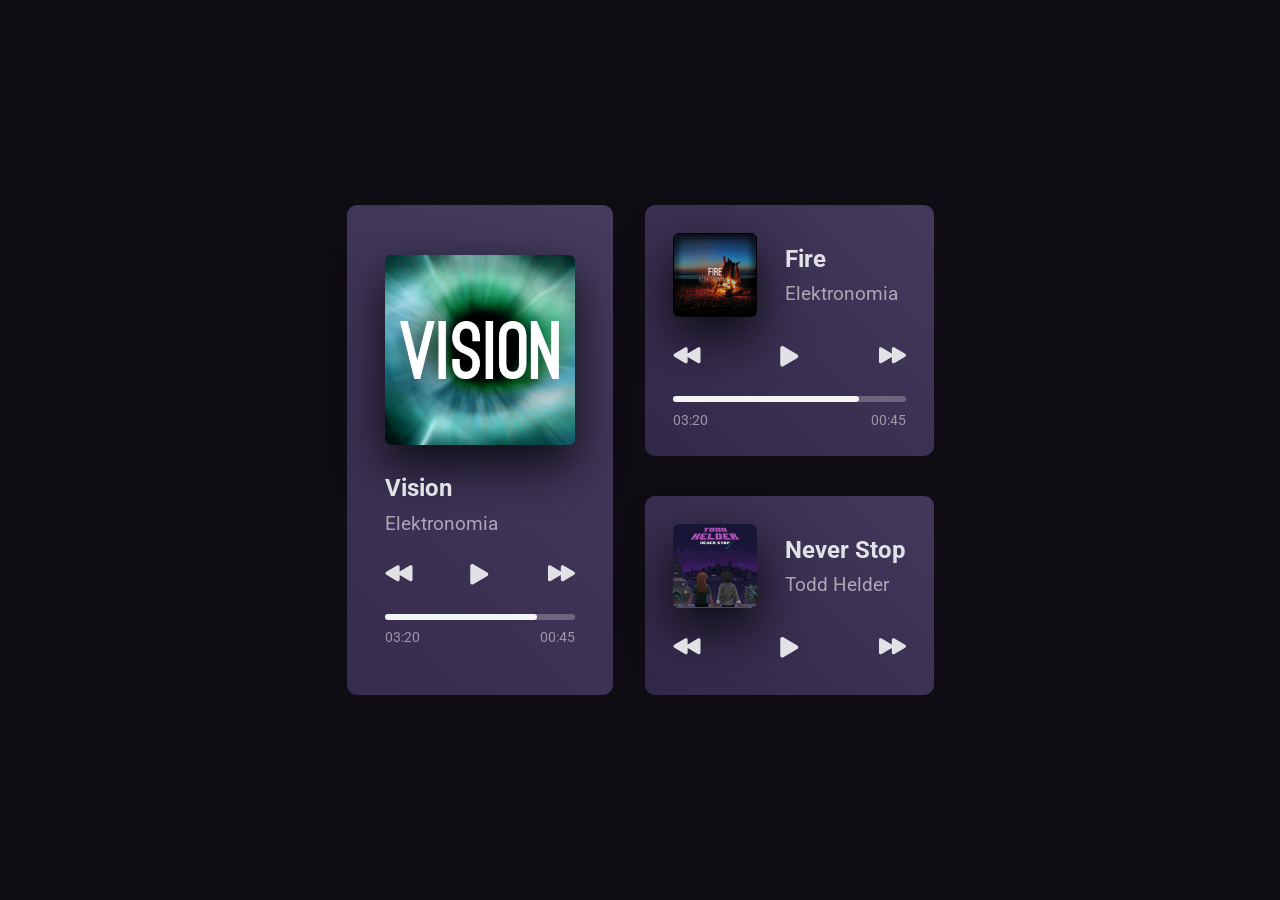
<file: index.html>
<!DOCTYPE html>
<html lang="pt-br">

<head>
  <link rel="preconnect" href="https://fonts.googleapis.com">
  <link rel="preconnect" href="https://fonts.gstatic.com" crossorigin>

  <meta charset="UTF-8">
  <meta http-equiv="X-UA-Compatible" content="IE=edge">
  <meta name="viewport" content="width=device-width, initial-scale=1.0">
  <title>Bora Codar um player de música </title>


  <link href="https://fonts.googleapis.com/css2?family=Roboto:wght@400;700&display=swap" rel="stylesheet">
  <link rel="stylesheet" href="style.css">
</head>

<body>
  <div id="app">
    <div id="player-1" class="player">
      <div class="wrapper">
        <img src="img/Elektronomia-Vision.jpg" alt="imagem do background">


        <audio class="Vision">
          <source src="sound/Elektronomia-Vision.m4a" type="audio/ogg" />
        </audio>

        <div class="info">
          <h1>Vision</h1>
          <p>Elektronomia</p>
        </div>

        <div class="controls">

          <div class="prev"><svg width="28" height="17" viewBox="0 0 28 17" fill="none"
              xmlns="http://www.w3.org/2000/svg">
              <path
                d="M1.33917 6.73971L11.9664 0.381491C12.2293 0.221523 12.5303 0.135093 12.8381 0.131233C13.1458 0.127373 13.4489 0.206224 13.7157 0.359547C14.0053 0.528146 14.245 0.770363 14.4107 1.0616C14.5763 1.35284 14.6619 1.68272 14.6588 2.01775V6.46568L24.8274 0.379803C25.0903 0.219835 25.3914 0.133405 25.6991 0.129545C26.0068 0.125685 26.3099 0.204536 26.5768 0.357859C26.8663 0.526458 27.1061 0.768675 27.2717 1.05991C27.4373 1.35115 27.5229 1.68103 27.5198 2.01606V14.4512C27.5231 14.7863 27.4376 15.1163 27.2719 15.4077C27.1063 15.699 26.8664 15.9413 26.5768 16.1099C26.3099 16.2632 26.0068 16.3421 25.6991 16.3382C25.3914 16.3344 25.0903 16.2479 24.8274 16.088L14.6588 9.99928V14.4489C14.6625 14.7844 14.5771 15.1149 14.4114 15.4067C14.2458 15.6985 14.0057 15.9411 13.7157 16.1099C13.4489 16.2632 13.1458 16.3421 12.8381 16.3382C12.5303 16.3344 12.2293 16.2479 11.9664 16.088L1.33917 9.72976C1.08653 9.5715 0.878246 9.35164 0.733863 9.09083C0.589479 8.83001 0.513733 8.53678 0.513733 8.23867C0.513733 7.94056 0.589479 7.64733 0.733863 7.38651C0.878246 7.1257 1.08653 6.90584 1.33917 6.74758V6.73971Z"
                fill="#E1E1E6" />
            </svg>
          </div>

          <div class="play">
            <svg width="19" height="22" viewBox="0 0 19 22" fill="none" xmlns="http://www.w3.org/2000/svg">
              <path id="play-1"
                d="M2.32137 21.586C1.9759 21.5853 1.63655 21.4948 1.33669 21.3232C0.661484 20.9406 0.24173 20.1978 0.24173 19.3915V3.07398C0.24173 2.26542 0.661484 1.52494 1.33669 1.14232C1.64369 0.965889 1.99244 0.875158 2.3465 0.879612C2.70056 0.884066 3.04692 0.983543 3.34938 1.16764L17.2952 9.51548C17.5859 9.69772 17.8255 9.95079 17.9916 10.251C18.1577 10.5511 18.2448 10.8886 18.2448 11.2316C18.2448 11.5747 18.1577 11.9121 17.9916 12.2123C17.8255 12.5125 17.5859 12.7655 17.2952 12.9478L3.34713 21.2979C3.0376 21.485 2.68307 21.5846 2.32137 21.586Z"
                fill="#E1E1E6" />
            </svg>
          </div>

          <div class="next">
            <svg width="28" height="17" viewBox="0 0 28 17" fill="none" xmlns="http://www.w3.org/2000/svg">
              <path
                d="M27.1426 6.73971L16.5154 0.381491C16.2525 0.221523 15.9514 0.135093 15.6437 0.131233C15.336 0.127373 15.0329 0.206224 14.766 0.359547C14.4765 0.528146 14.2368 0.770363 14.0711 1.0616C13.9055 1.35284 13.8199 1.68272 13.823 2.01775V6.46568L3.65435 0.379803C3.39144 0.219835 3.0904 0.133405 2.78268 0.129545C2.47495 0.125685 2.17183 0.204536 1.905 0.357859C1.61547 0.526458 1.37571 0.768675 1.21008 1.05991C1.04445 1.35115 0.958845 1.68103 0.961955 2.01606V14.4512C0.958745 14.7863 1.0443 15.1163 1.20994 15.4076C1.37558 15.699 1.61538 15.9413 1.905 16.1099C2.17183 16.2632 2.47495 16.3421 2.78268 16.3382C3.0904 16.3344 3.39144 16.2479 3.65435 16.088L13.823 9.99928V14.4489C13.8194 14.7844 13.9048 15.1149 14.0704 15.4066C14.2361 15.6984 14.4761 15.9411 14.766 16.1099C15.0329 16.2632 15.336 16.3421 15.6437 16.3382C15.9514 16.3344 16.2525 16.2479 16.5154 16.088L27.1426 9.72976C27.3953 9.5715 27.6035 9.35164 27.7479 9.09083C27.8923 8.83001 27.968 8.53678 27.968 8.23867C27.968 7.94056 27.8923 7.64733 27.7479 7.38651C27.6035 7.1257 27.3953 6.90584 27.1426 6.74758V6.73971Z"
                fill="#E1E1E6" />
            </svg>
          </div>

        </div>

        <div class="track-time">
          <div class="track"></div>

          <div class="time">
            <div class="total-time">03:20</div>
            <div class="last-time">00:45</div>
          </div>
        </div>

      </div>
    </div>

    <div id="player-2" class="player horizontal ">
      <div class="wrapper">

        <div class="info-wrapper">
          <img src="img/Elektronomia-Fire.jpg" alt="imagem do background">

          <audio class="Fire">
            <source src="sound/Elektronomia-Fire.m4a" type="audio/ogg" />
          </audio>

          <div class="info">
            <h1>Fire</h1>
            <p>Elektronomia</p>
          </div>
        </div>

        <div class="controls">

          <div class="prev">
            <svg width="28" height="17" viewBox="0 0 28 17" fill="none" xmlns="http://www.w3.org/2000/svg">
              <path
                d="M1.33917 6.73971L11.9664 0.381491C12.2293 0.221523 12.5303 0.135093 12.8381 0.131233C13.1458 0.127373 13.4489 0.206224 13.7157 0.359547C14.0053 0.528146 14.245 0.770363 14.4107 1.0616C14.5763 1.35284 14.6619 1.68272 14.6588 2.01775V6.46568L24.8274 0.379803C25.0903 0.219835 25.3914 0.133405 25.6991 0.129545C26.0068 0.125685 26.3099 0.204536 26.5768 0.357859C26.8663 0.526458 27.1061 0.768675 27.2717 1.05991C27.4373 1.35115 27.5229 1.68103 27.5198 2.01606V14.4512C27.5231 14.7863 27.4376 15.1163 27.2719 15.4077C27.1063 15.699 26.8664 15.9413 26.5768 16.1099C26.3099 16.2632 26.0068 16.3421 25.6991 16.3382C25.3914 16.3344 25.0903 16.2479 24.8274 16.088L14.6588 9.99928V14.4489C14.6625 14.7844 14.5771 15.1149 14.4114 15.4067C14.2458 15.6985 14.0057 15.9411 13.7157 16.1099C13.4489 16.2632 13.1458 16.3421 12.8381 16.3382C12.5303 16.3344 12.2293 16.2479 11.9664 16.088L1.33917 9.72976C1.08653 9.5715 0.878246 9.35164 0.733863 9.09083C0.589479 8.83001 0.513733 8.53678 0.513733 8.23867C0.513733 7.94056 0.589479 7.64733 0.733863 7.38651C0.878246 7.1257 1.08653 6.90584 1.33917 6.74758V6.73971Z"
                fill="#E1E1E6" />
            </svg>
          </div>

          <div class="play">
            <svg width="19" height="22" viewBox="0 0 19 22" fill="none" xmlns="http://www.w3.org/2000/svg">
              <path id="play-2"
                d="M2.32137 21.586C1.9759 21.5853 1.63655 21.4948 1.33669 21.3232C0.661484 20.9406 0.24173 20.1978 0.24173 19.3915V3.07398C0.24173 2.26542 0.661484 1.52494 1.33669 1.14232C1.64369 0.965889 1.99244 0.875158 2.3465 0.879612C2.70056 0.884066 3.04692 0.983543 3.34938 1.16764L17.2952 9.51548C17.5859 9.69772 17.8255 9.95079 17.9916 10.251C18.1577 10.5511 18.2448 10.8886 18.2448 11.2316C18.2448 11.5747 18.1577 11.9121 17.9916 12.2123C17.8255 12.5125 17.5859 12.7655 17.2952 12.9478L3.34713 21.2979C3.0376 21.485 2.68307 21.5846 2.32137 21.586Z"
                fill="#E1E1E6" />
            </svg>
          </div>

          <div class="next">
            <svg width="28" height="17" viewBox="0 0 28 17" fill="none" xmlns="http://www.w3.org/2000/svg">
              <path
                d="M27.1426 6.73971L16.5154 0.381491C16.2525 0.221523 15.9514 0.135093 15.6437 0.131233C15.336 0.127373 15.0329 0.206224 14.766 0.359547C14.4765 0.528146 14.2368 0.770363 14.0711 1.0616C13.9055 1.35284 13.8199 1.68272 13.823 2.01775V6.46568L3.65435 0.379803C3.39144 0.219835 3.0904 0.133405 2.78268 0.129545C2.47495 0.125685 2.17183 0.204536 1.905 0.357859C1.61547 0.526458 1.37571 0.768675 1.21008 1.05991C1.04445 1.35115 0.958845 1.68103 0.961955 2.01606V14.4512C0.958745 14.7863 1.0443 15.1163 1.20994 15.4076C1.37558 15.699 1.61538 15.9413 1.905 16.1099C2.17183 16.2632 2.47495 16.3421 2.78268 16.3382C3.0904 16.3344 3.39144 16.2479 3.65435 16.088L13.823 9.99928V14.4489C13.8194 14.7844 13.9048 15.1149 14.0704 15.4066C14.2361 15.6984 14.4761 15.9411 14.766 16.1099C15.0329 16.2632 15.336 16.3421 15.6437 16.3382C15.9514 16.3344 16.2525 16.2479 16.5154 16.088L27.1426 9.72976C27.3953 9.5715 27.6035 9.35164 27.7479 9.09083C27.8923 8.83001 27.968 8.53678 27.968 8.23867C27.968 7.94056 27.8923 7.64733 27.7479 7.38651C27.6035 7.1257 27.3953 6.90584 27.1426 6.74758V6.73971Z"
                fill="#E1E1E6" />
            </svg>
          </div>

        </div>

        <div class="track-time">
          <div class="track"></div>

          <div class="time">
            <div class="total-time">03:20</div>
            <div class="last-time">00:45</div>
          </div>
        </div>

      </div>
    </div>
    <div id="player-3" class="player horizontal">
      <div class="wrapper">


        <div class="info-wrapper">
          <img src="img/ToddHelder-NeverStop.jpg" alt="imagem do background">

          <audio class="NeverStop">
            <source src="sound/ToddHelder-NeverStop.m4a" type="audio/ogg" />
          </audio>

          <div class="info">
            <h1>Never Stop</h1>
            <p>Todd Helder</p>
          </div>
        </div>

        <div class="controls">

          <div class="prev">
            <svg width="28" height="17" viewBox="0 0 28 17" fill="none" xmlns="http://www.w3.org/2000/svg">
              <path 
                d="M1.33917 6.73971L11.9664 0.381491C12.2293 0.221523 12.5303 0.135093 12.8381 0.131233C13.1458 0.127373 13.4489 0.206224 13.7157 0.359547C14.0053 0.528146 14.245 0.770363 14.4107 1.0616C14.5763 1.35284 14.6619 1.68272 14.6588 2.01775V6.46568L24.8274 0.379803C25.0903 0.219835 25.3914 0.133405 25.6991 0.129545C26.0068 0.125685 26.3099 0.204536 26.5768 0.357859C26.8663 0.526458 27.1061 0.768675 27.2717 1.05991C27.4373 1.35115 27.5229 1.68103 27.5198 2.01606V14.4512C27.5231 14.7863 27.4376 15.1163 27.2719 15.4077C27.1063 15.699 26.8664 15.9413 26.5768 16.1099C26.3099 16.2632 26.0068 16.3421 25.6991 16.3382C25.3914 16.3344 25.0903 16.2479 24.8274 16.088L14.6588 9.99928V14.4489C14.6625 14.7844 14.5771 15.1149 14.4114 15.4067C14.2458 15.6985 14.0057 15.9411 13.7157 16.1099C13.4489 16.2632 13.1458 16.3421 12.8381 16.3382C12.5303 16.3344 12.2293 16.2479 11.9664 16.088L1.33917 9.72976C1.08653 9.5715 0.878246 9.35164 0.733863 9.09083C0.589479 8.83001 0.513733 8.53678 0.513733 8.23867C0.513733 7.94056 0.589479 7.64733 0.733863 7.38651C0.878246 7.1257 1.08653 6.90584 1.33917 6.74758V6.73971Z"
                fill="#E1E1E6" />
            </svg>
          </div>

          <div class="play">
            <svg width="19" height="22" viewBox="0 0 19 22" fill="none" xmlns="http://www.w3.org/2000/svg">
              <path id="play-3"
                d="M2.32137 21.586C1.9759 21.5853 1.63655 21.4948 1.33669 21.3232C0.661484 20.9406 0.24173 20.1978 0.24173 19.3915V3.07398C0.24173 2.26542 0.661484 1.52494 1.33669 1.14232C1.64369 0.965889 1.99244 0.875158 2.3465 0.879612C2.70056 0.884066 3.04692 0.983543 3.34938 1.16764L17.2952 9.51548C17.5859 9.69772 17.8255 9.95079 17.9916 10.251C18.1577 10.5511 18.2448 10.8886 18.2448 11.2316C18.2448 11.5747 18.1577 11.9121 17.9916 12.2123C17.8255 12.5125 17.5859 12.7655 17.2952 12.9478L3.34713 21.2979C3.0376 21.485 2.68307 21.5846 2.32137 21.586Z"
                fill="#E1E1E6" />
            </svg>
          </div>

          <div class="next">
            <svg width="28" height="17" viewBox="0 0 28 17" fill="none" xmlns="http://www.w3.org/2000/svg">
              <path
                d="M27.1426 6.73971L16.5154 0.381491C16.2525 0.221523 15.9514 0.135093 15.6437 0.131233C15.336 0.127373 15.0329 0.206224 14.766 0.359547C14.4765 0.528146 14.2368 0.770363 14.0711 1.0616C13.9055 1.35284 13.8199 1.68272 13.823 2.01775V6.46568L3.65435 0.379803C3.39144 0.219835 3.0904 0.133405 2.78268 0.129545C2.47495 0.125685 2.17183 0.204536 1.905 0.357859C1.61547 0.526458 1.37571 0.768675 1.21008 1.05991C1.04445 1.35115 0.958845 1.68103 0.961955 2.01606V14.4512C0.958745 14.7863 1.0443 15.1163 1.20994 15.4076C1.37558 15.699 1.61538 15.9413 1.905 16.1099C2.17183 16.2632 2.47495 16.3421 2.78268 16.3382C3.0904 16.3344 3.39144 16.2479 3.65435 16.088L13.823 9.99928V14.4489C13.8194 14.7844 13.9048 15.1149 14.0704 15.4066C14.2361 15.6984 14.4761 15.9411 14.766 16.1099C15.0329 16.2632 15.336 16.3421 15.6437 16.3382C15.9514 16.3344 16.2525 16.2479 16.5154 16.088L27.1426 9.72976C27.3953 9.5715 27.6035 9.35164 27.7479 9.09083C27.8923 8.83001 27.968 8.53678 27.968 8.23867C27.968 7.94056 27.8923 7.64733 27.7479 7.38651C27.6035 7.1257 27.3953 6.90584 27.1426 6.74758V6.73971Z"
                fill="#E1E1E6" />
            </svg>
          </div>

        </div>

      </div>
    </div>
  </div>
  </div>
</body>
<script src="main.js"></script>

</html>
</file>
<file: style.css>
@keyframes gradient {
  0% {
    background-position: 0% 50%;
  }

  50% {
    background-position: 100% 50%;
  }

  100% {
    background-position: 0% 50%;
  }
}

* {
  margin: 0;
  padding: 0;
  box-sizing: border-box;
  -webkit-font-smoothing: antialiased;
  -moz-osx-font-smoothing: grayscale;
}

:root {
  font-size: 6.25%;
}

body {
  background-color: #0F0D13;

  background-size: 200% 200%;


}

body * {
  font-family: 'Roboto', sans-serif;
}

#app {
  display: grid;
  grid-template-columns: max-content max-content;
  grid-template-areas:
    'A B'
    'A C';
  gap: 32rem;

  place-content: center;
  height: 100vh;
}

/* Player1 */
#player-1 {
  grid-area: A;
  padding: 50rem 38rem;

}

#player-1 .wrapper {
  width: 190rem;
}

#player-1 img {
  width: 190rem;
  height: 190rem;
  object-fit: cover;

  border-radius: 6rem;
  box-shadow: 0rem 20px 50px rgba(0, 0, 0, 0.8);

}

/* Player2 */
#player-2 {
  grid-area: B;
  height: fit-content;
}



#player-3 {
  grid-area: C;

}

.player {
  /* background-color: #2A2141; */
  background: linear-gradient(45deg, #2A2141, #4d4266);

  animation: gradient 3s ease infinite;
  background-size: 200% 200%;
  padding: 28rem;

  border-radius: 10rem;
}

.player img {
  width: 84rem;
  height: 84rem;
  object-fit: cover;

  border-radius: 6rem;
  box-shadow: 0rem 20px 50px rgba(0, 0, 0, 0.8);
}

.info-wrapper {
  display: flex;
  align-items: center;
  gap: 28rem;
}

#player-1 .info {
  margin-top: 28rem;
}

.info {
  color: #E1E1E6;
}

.info h1 {
  font-size: 24rem;
  color: #E1E1E6;
  margin-bottom: 9.6rem;
}


.info p {
  opacity: 0.67;
  font-size: 19rem;
}

.controls {
  display: flex;
  justify-content: space-between;
  align-items: center;
  margin-top: 28rem;
  gap: 10rem;
}

.horizontal .controls {
  padding-inline: auto;
}

.controls div {
  transition: all 100ms;

}

.controls div:hover {
  transform: scale(1.1);
  cursor: pointer;
}

.track {
  position: relative;
  margin-top: 28rem;
}

.track::before {
  content: '';
  height: 6rem;
  width: 100%;
  display: block;
  background: #D9D9D9;
  opacity: 0.3;
  border-radius: 10rem;
  position: absolute;
}

.track::after {
  content: '';
  height: 6rem;
  width: 80%;
  display: block;

  background: #FFFFFF;
  border-radius: 10rem;
}

.track::after:hover {
  transform: scale(1.1);
  cursor: pointer;
}


.time {
  font-size: 14rem;
  color: #C4C4CC;
  opacity: 0.7;

  display: flex;
  justify-content: space-between;

  margin-top: 9.6rem;
}

#embed-iframe {
  display: none;
}

@media (max-width: 660px) {
  #app {
    display: flex;
    flex-direction: column;

    max-width: 270px;
    margin: auto;

    height: auto;

    padding-block: 60px;
  }

  .horizontal .controls {
    padding-inline: 30px;
  }

}
</file>
